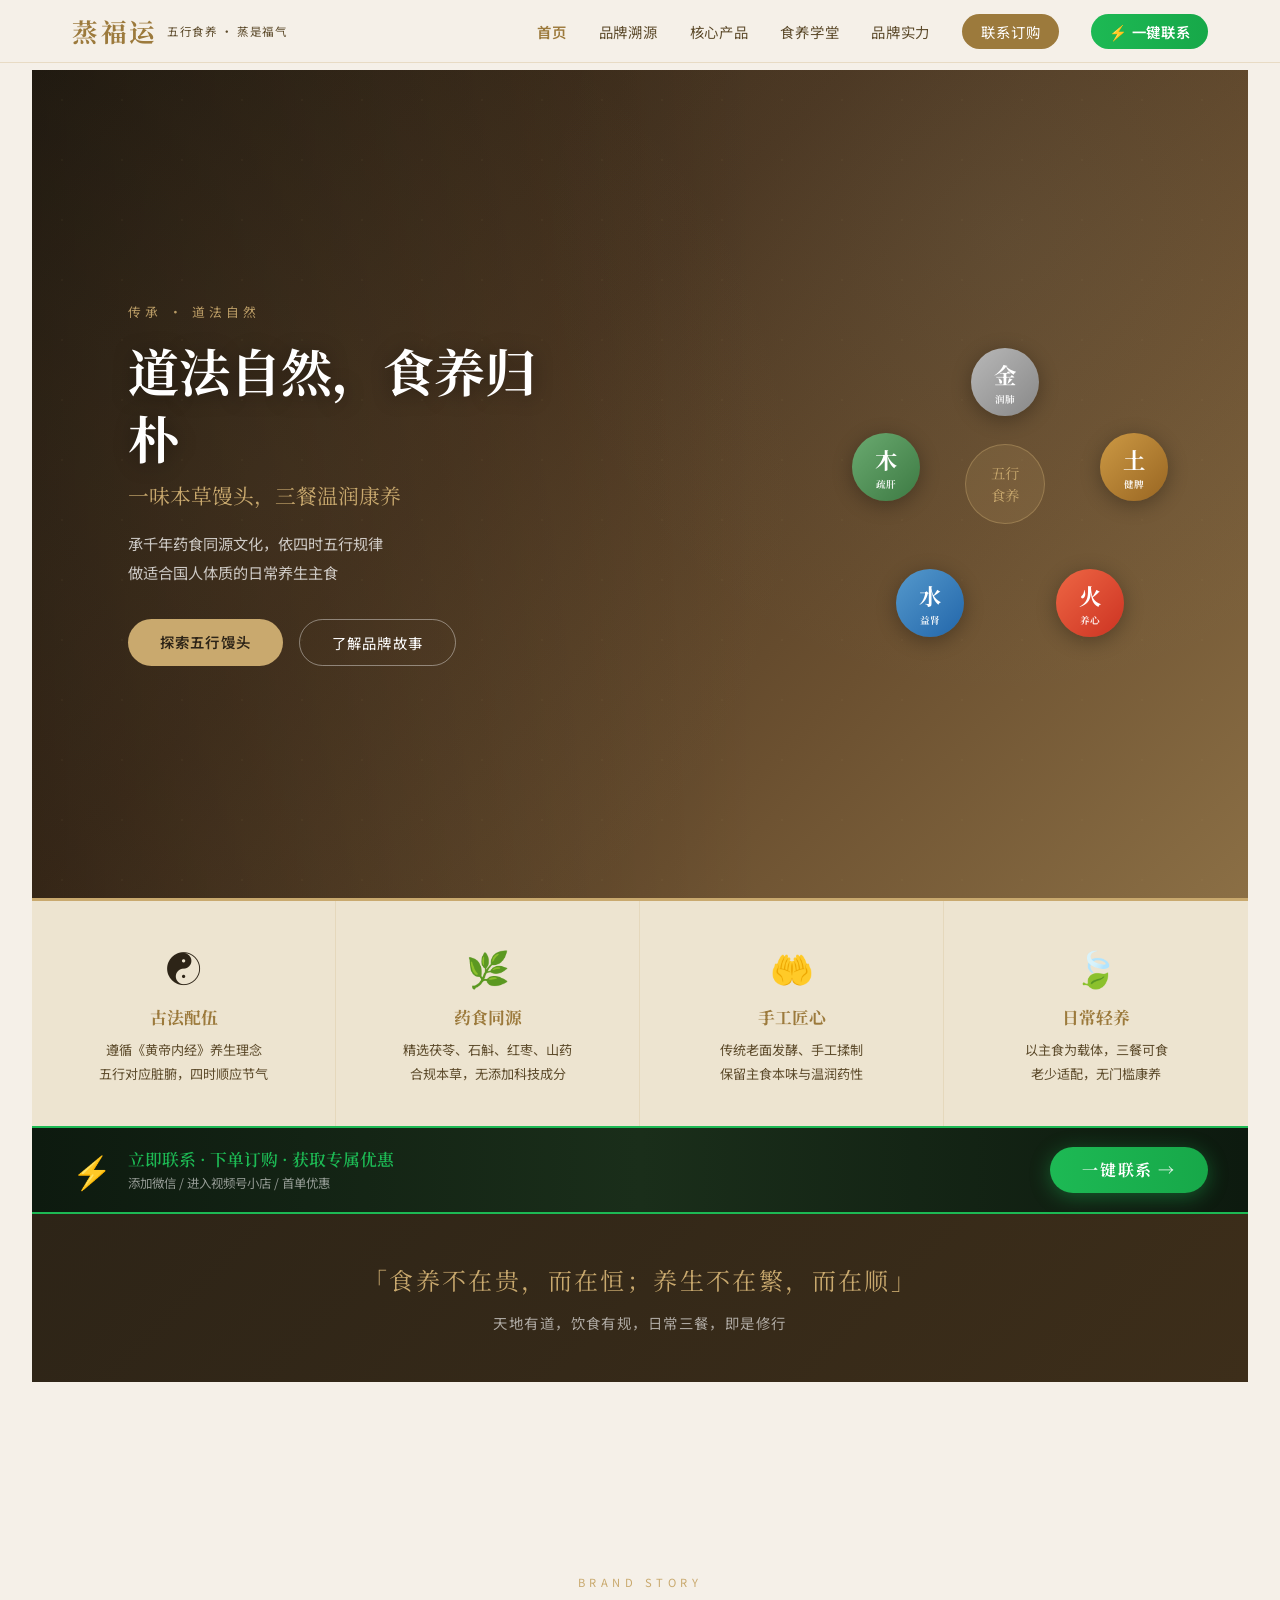
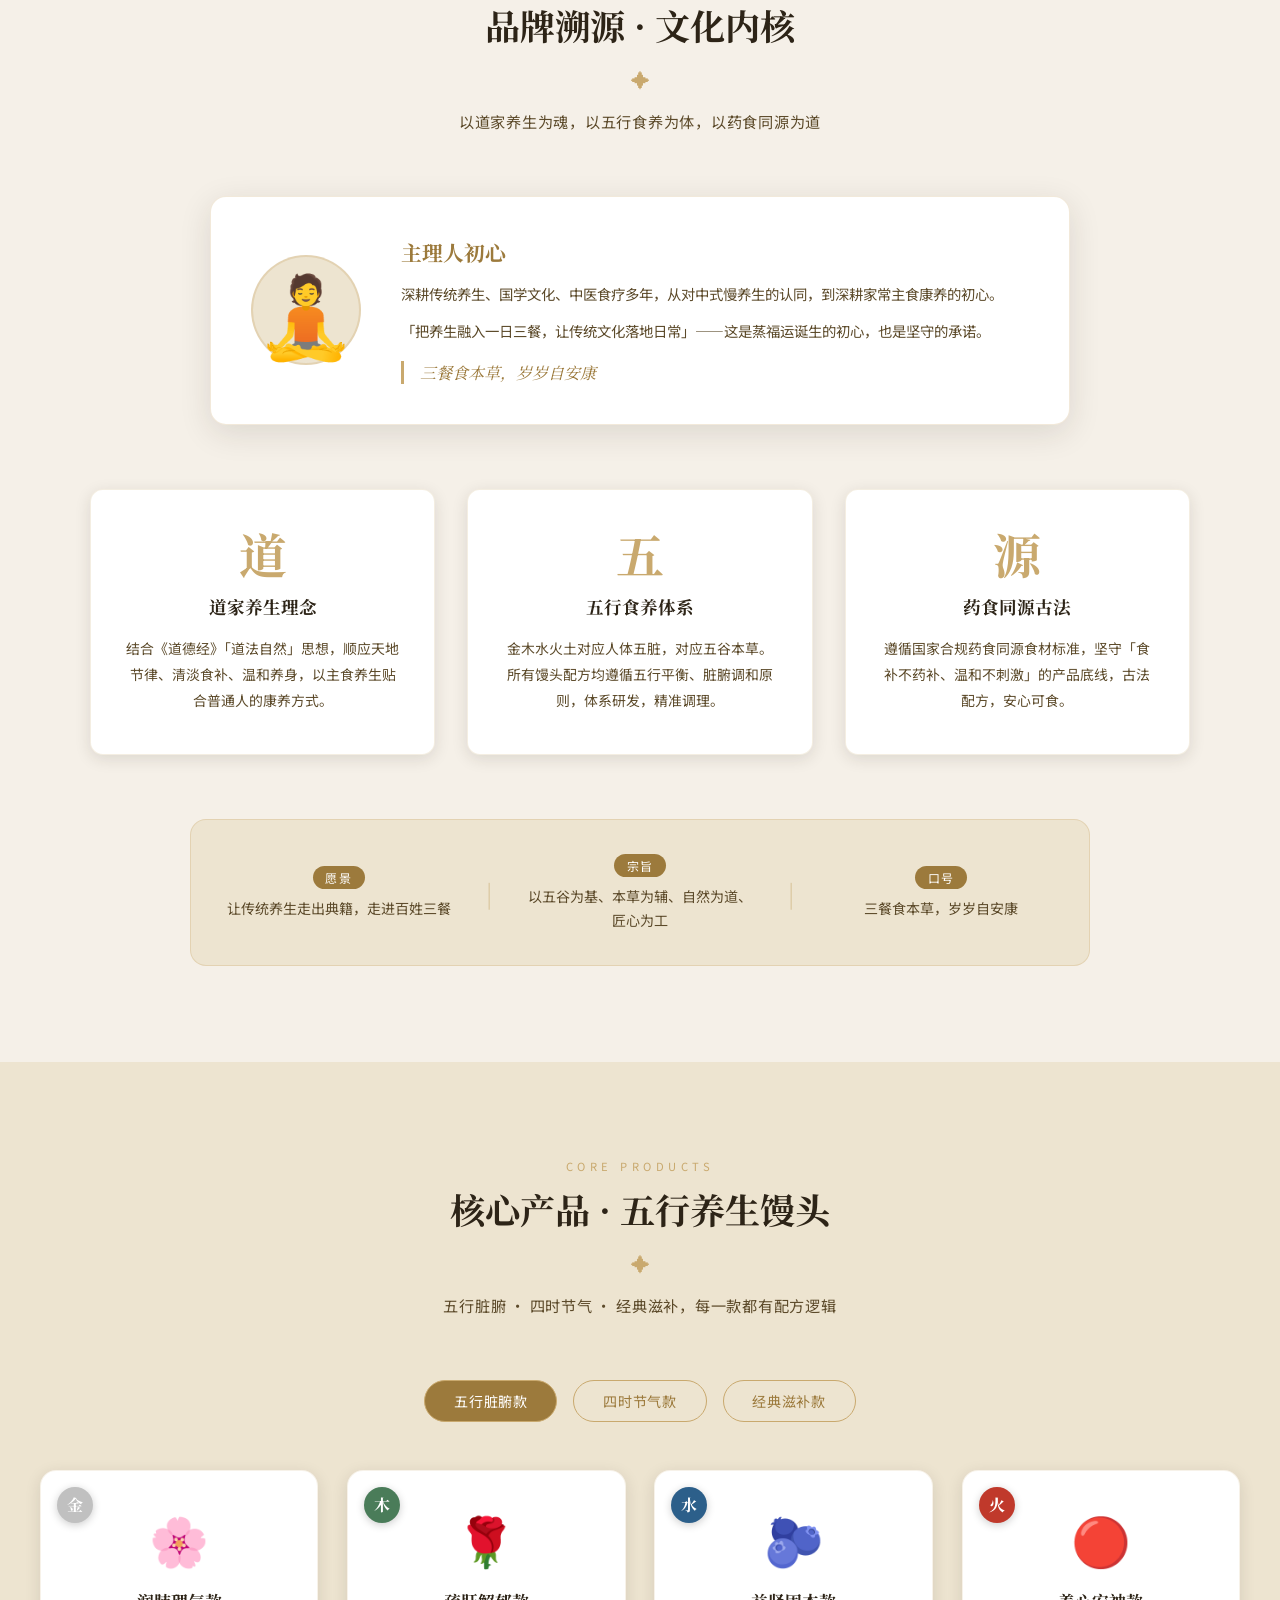
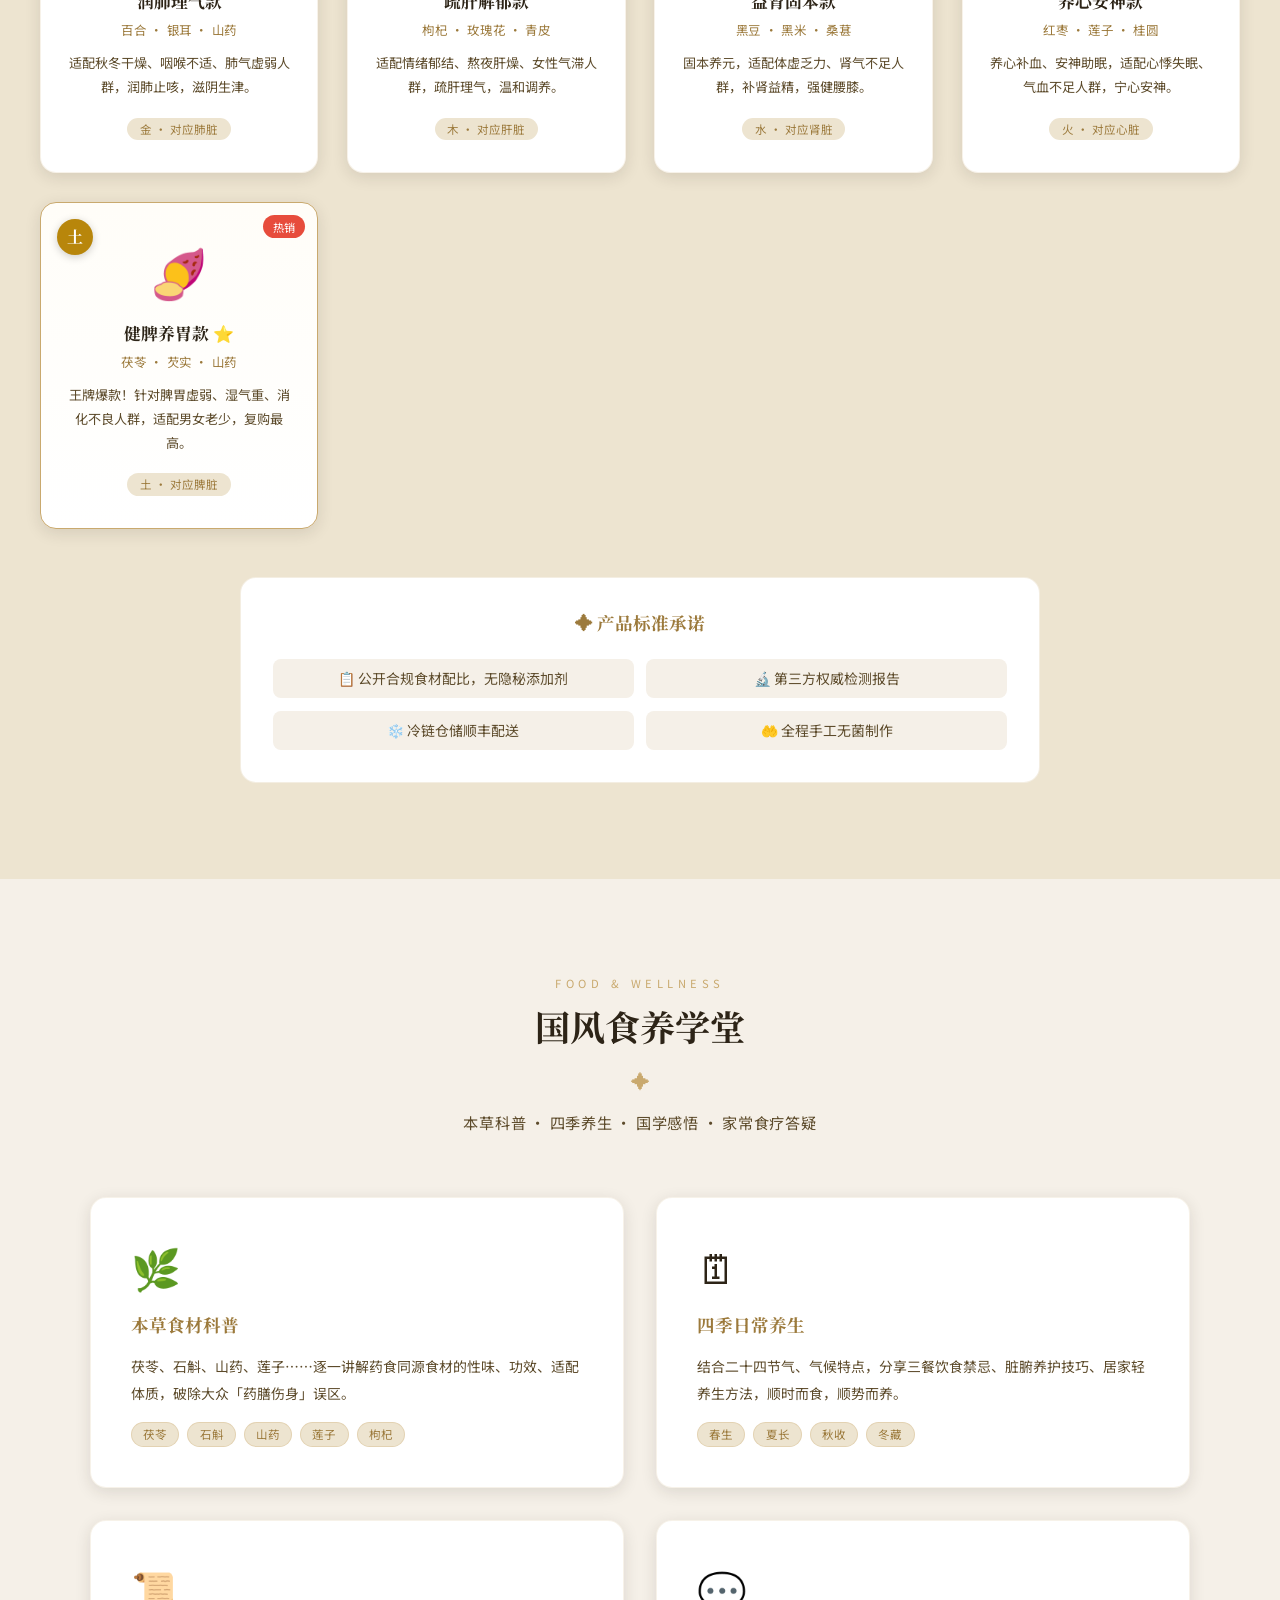
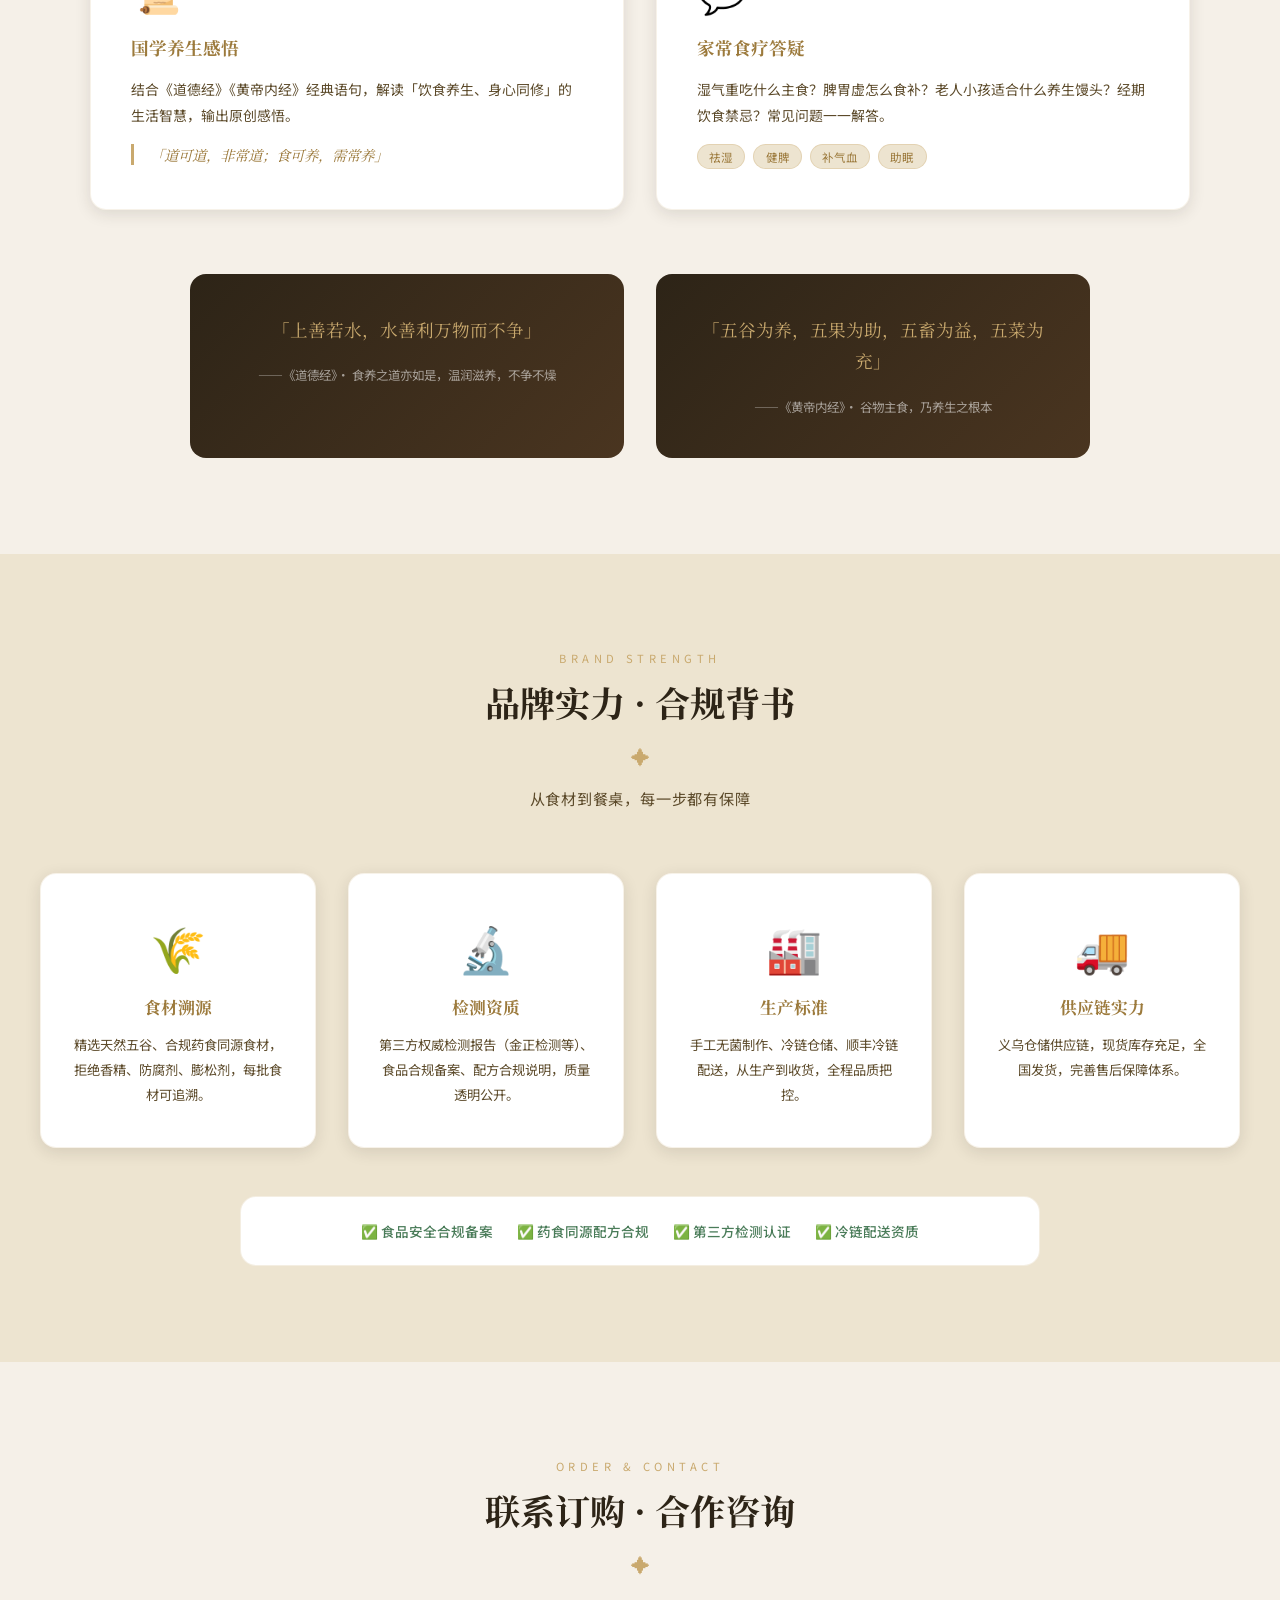
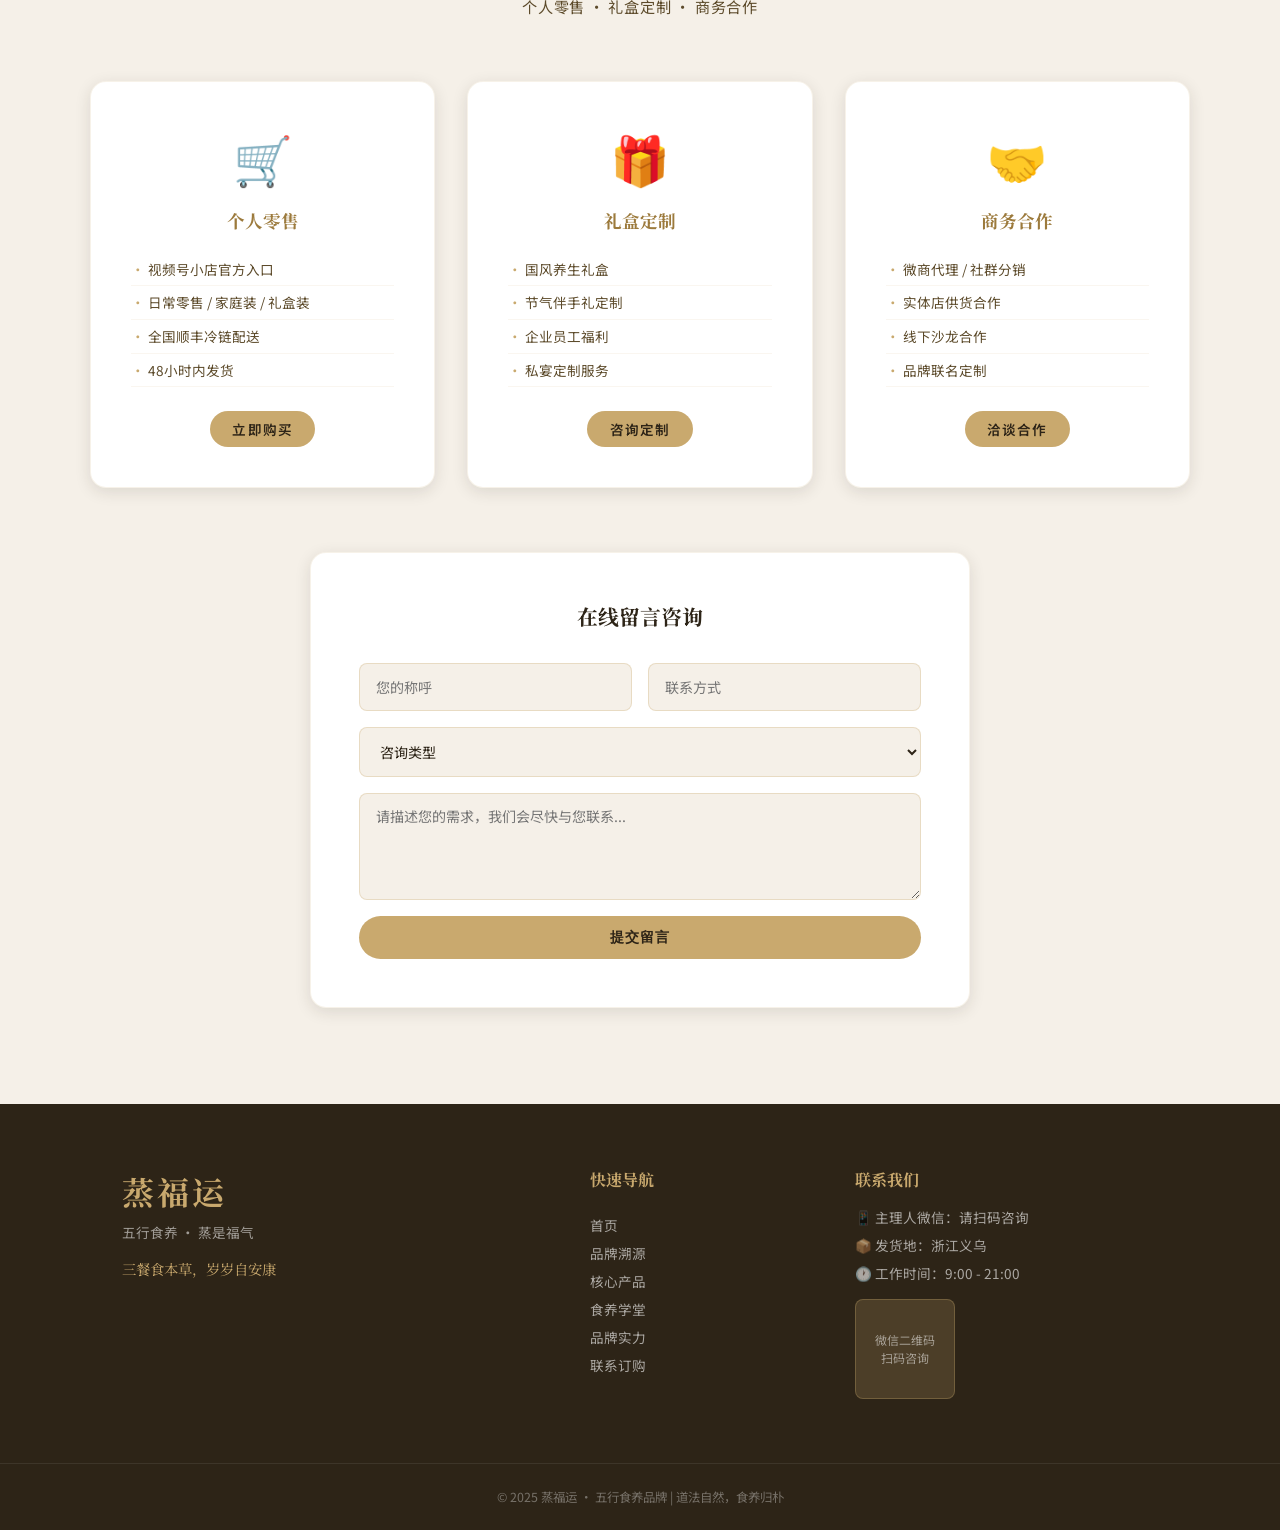
<file: index.html>
<!DOCTYPE html>
<html lang="zh-CN">
<head>
<meta charset="UTF-8">
<meta name="viewport" content="width=device-width, initial-scale=1.0">
<title>蒸福运 · 五行食养 蒸是福气</title>
<link rel="preconnect" href="https://fonts.googleapis.com">
<link href="https://fonts.googleapis.com/css2?family=Noto+Serif+SC:wght@400;600;700&family=Noto+Sans+SC:wght@300;400;500&display=swap" rel="stylesheet">
<link rel="stylesheet" href="style.css">
</head>
<body>

<!-- 导航栏 -->
<nav id="navbar">
  <div class="nav-inner">
    <a href="#home" class="logo">
      <span class="logo-zh">蒸福运</span>
      <span class="logo-sub">五行食养 · 蒸是福气</span>
    </a>
    <button class="menu-toggle" id="menuToggle">☰</button>
    <ul class="nav-links" id="navLinks">
      <li><a href="#home">首页</a></li>
      <li><a href="#culture">品牌溯源</a></li>
      <li><a href="#products">核心产品</a></li>
      <li><a href="#academy">食养学堂</a></li>
      <li><a href="#trust">品牌实力</a></li>
      <li><a href="#contact" class="nav-cta">联系订购</a></li>
      <li><a href="links.html" class="nav-links-jump" target="_blank">⚡ 一键联系</a></li>
    </ul>
  </div>
</nav>

<!-- 第一板块：首页 -->
<section id="home">
  <div class="hero-bg">
    <div class="hero-overlay"></div>
    <div class="hero-content">
      <p class="hero-pre">传承 · 道法自然</p>
      <h1 class="hero-title">道法自然，食养归朴</h1>
      <h2 class="hero-sub">一味本草馒头，三餐温润康养</h2>
      <p class="hero-desc">承千年药食同源文化，依四时五行规律<br>做适合国人体质的日常养生主食</p>
      <div class="hero-btns">
        <a href="#products" class="btn-primary">探索五行馒头</a>
        <a href="#culture" class="btn-outline">了解品牌故事</a>
      </div>
    </div>
    <div class="hero-decor">
      <div class="wuxing-circle">
        <div class="wx-item wx-jin">金<span>润肺</span></div>
        <div class="wx-item wx-mu">木<span>疏肝</span></div>
        <div class="wx-item wx-shui">水<span>益肾</span></div>
        <div class="wx-item wx-huo">火<span>养心</span></div>
        <div class="wx-item wx-tu">土<span>健脾</span></div>
        <div class="wx-center">五行<br>食养</div>
      </div>
    </div>
  </div>

  <!-- 四大优势 -->
  <div class="advantages">
    <div class="adv-item">
      <div class="adv-icon">☯</div>
      <h3>古法配伍</h3>
      <p>遵循《黄帝内经》养生理念<br>五行对应脏腑，四时顺应节气</p>
    </div>
    <div class="adv-item">
      <div class="adv-icon">🌿</div>
      <h3>药食同源</h3>
      <p>精选茯苓、石斛、红枣、山药<br>合规本草，无添加科技成分</p>
    </div>
    <div class="adv-item">
      <div class="adv-icon">🤲</div>
      <h3>手工匠心</h3>
      <p>传统老面发酵、手工揉制<br>保留主食本味与温润药性</p>
    </div>
    <div class="adv-item">
      <div class="adv-icon">🍃</div>
      <h3>日常轻养</h3>
      <p>以主食为载体，三餐可食<br>老少适配，无门槛康养</p>
    </div>
  </div>

  <!-- 一键联系横幅 -->
  <div class="links-banner">
    <div class="links-banner-inner">
      <div class="lb-left">
        <span class="lb-icon">⚡</span>
        <div>
          <p class="lb-title">立即联系 · 下单订购 · 获取专属优惠</p>
          <p class="lb-sub">添加微信 / 进入视频号小店 / 首单优惠</p>
        </div>
      </div>
      <a href="links.html" target="_blank" class="lb-btn">一键联系 →</a>
    </div>
  </div>

  <!-- 文化短句 -->
  <div class="quote-band">
    <p>「食养不在贵，而在恒；养生不在繁，而在顺」</p>
    <span>天地有道，饮食有规，日常三餐，即是修行</span>
  </div>
</section>

<!-- 第二板块：品牌溯源 -->
<section id="culture">
  <div class="section-header">
    <p class="section-pre">BRAND STORY</p>
    <h2>品牌溯源 · 文化内核</h2>
    <div class="divider"><span>✦</span></div>
    <p class="section-desc">以道家养生为魂，以五行食养为体，以药食同源为道</p>
  </div>

  <div class="culture-master">
    <div class="master-card">
      <div class="master-avatar">🧘</div>
      <div class="master-text">
        <h3>主理人初心</h3>
        <p>深耕传统养生、国学文化、中医食疗多年，从对中式慢养生的认同，到深耕家常主食康养的初心。</p>
        <p>「把养生融入一日三餐，让传统文化落地日常」——这是蒸福运诞生的初心，也是坚守的承诺。</p>
        <blockquote>三餐食本草，岁岁自安康</blockquote>
      </div>
    </div>
  </div>

  <div class="culture-pillars">
    <div class="pillar-card">
      <div class="pillar-num">道</div>
      <h3>道家养生理念</h3>
      <p>结合《道德经》「道法自然」思想，顺应天地节律、清淡食补、温和养身，以主食养生贴合普通人的康养方式。</p>
    </div>
    <div class="pillar-card">
      <div class="pillar-num">五</div>
      <h3>五行食养体系</h3>
      <p>金木水火土对应人体五脏，对应五谷本草。所有馒头配方均遵循五行平衡、脏腑调和原则，体系研发，精准调理。</p>
    </div>
    <div class="pillar-card">
      <div class="pillar-num">源</div>
      <h3>药食同源古法</h3>
      <p>遵循国家合规药食同源食材标准，坚守「食补不药补、温和不刺激」的产品底线，古法配方，安心可食。</p>
    </div>
  </div>

  <div class="brand-vision">
    <div class="vision-item"><span class="v-label">愿景</span><p>让传统养生走出典籍，走进百姓三餐</p></div>
    <div class="vision-sep">|</div>
    <div class="vision-item"><span class="v-label">宗旨</span><p>以五谷为基、本草为辅、自然为道、匠心为工</p></div>
    <div class="vision-sep">|</div>
    <div class="vision-item"><span class="v-label">口号</span><p>三餐食本草，岁岁自安康</p></div>
  </div>
</section>

<!-- 第三板块：核心产品 -->
<section id="products">
  <div class="section-header light">
    <p class="section-pre">CORE PRODUCTS</p>
    <h2>核心产品 · 五行养生馒头</h2>
    <div class="divider"><span>✦</span></div>
    <p class="section-desc">五行脏腑 · 四时节气 · 经典滋补，每一款都有配方逻辑</p>
  </div>

  <div class="product-tabs">
    <button class="tab-btn active" onclick="switchTab('wuxing')">五行脏腑款</button>
    <button class="tab-btn" onclick="switchTab('sishi')">四时节气款</button>
    <button class="tab-btn" onclick="switchTab('classic')">经典滋补款</button>
  </div>

  <!-- 五行款 -->
  <div id="tab-wuxing" class="tab-content active">
    <div class="products-grid">
      <div class="product-card">
        <div class="prod-badge" style="background:#C0C0C0">金</div>
        <div class="prod-emoji">🌸</div>
        <h3>润肺理气款</h3>
        <div class="prod-ingredients">百合 · 银耳 · 山药</div>
        <p class="prod-desc">适配秋冬干燥、咽喉不适、肺气虚弱人群，润肺止咳，滋阴生津。</p>
        <div class="prod-tag">金 · 对应肺脏</div>
      </div>
      <div class="product-card">
        <div class="prod-badge" style="background:#4a7c59">木</div>
        <div class="prod-emoji">🌹</div>
        <h3>疏肝解郁款</h3>
        <div class="prod-ingredients">枸杞 · 玫瑰花 · 青皮</div>
        <p class="prod-desc">适配情绪郁结、熬夜肝燥、女性气滞人群，疏肝理气，温和调养。</p>
        <div class="prod-tag">木 · 对应肝脏</div>
      </div>
      <div class="product-card">
        <div class="prod-badge" style="background:#2c5f8a">水</div>
        <div class="prod-emoji">🫐</div>
        <h3>益肾固本款</h3>
        <div class="prod-ingredients">黑豆 · 黑米 · 桑葚</div>
        <p class="prod-desc">固本养元，适配体虚乏力、肾气不足人群，补肾益精，强健腰膝。</p>
        <div class="prod-tag">水 · 对应肾脏</div>
      </div>
      <div class="product-card">
        <div class="prod-badge" style="background:#c0392b">火</div>
        <div class="prod-emoji">🔴</div>
        <h3>养心安神款</h3>
        <div class="prod-ingredients">红枣 · 莲子 · 桂圆</div>
        <p class="prod-desc">养心补血、安神助眠，适配心悸失眠、气血不足人群，宁心安神。</p>
        <div class="prod-tag">火 · 对应心脏</div>
      </div>
      <div class="product-card featured">
        <div class="prod-badge" style="background:#b8860b">土</div>
        <div class="prod-emoji">🍠</div>
        <h3>健脾养胃款 ⭐</h3>
        <div class="prod-ingredients">茯苓 · 芡实 · 山药</div>
        <p class="prod-desc">王牌爆款！针对脾胃虚弱、湿气重、消化不良人群，适配男女老少，复购最高。</p>
        <div class="prod-tag">土 · 对应脾脏</div>
        <div class="prod-hot">热销</div>
      </div>
    </div>
  </div>

  <!-- 四时款 -->
  <div id="tab-sishi" class="tab-content">
    <div class="products-grid">
      <div class="product-card season spring">
        <div class="season-icon">🌱</div>
        <h3>春季款</h3>
        <p class="prod-desc">疏肝祛湿、升发阳气配方，顺应春季生发之气，助力肝木舒达。</p>
        <div class="prod-tag">立春 · 春分 · 清明</div>
      </div>
      <div class="product-card season summer">
        <div class="season-icon">☀️</div>
        <h3>夏季款</h3>
        <p class="prod-desc">清热健脾、清心解暑配方，对应夏季心火旺盛，清心火祛湿热。</p>
        <div class="prod-tag">立夏 · 夏至 · 大暑</div>
      </div>
      <div class="product-card season autumn">
        <div class="season-icon">🍂</div>
        <h3>秋季款</h3>
        <p class="prod-desc">润肺生津、滋阴润燥配方，对应秋季燥邪当令，养肺阴润咽喉。</p>
        <div class="prod-tag">立秋 · 秋分 · 寒露</div>
      </div>
      <div class="product-card season winter">
        <div class="season-icon">❄️</div>
        <h3>冬季款</h3>
        <p class="prod-desc">温补固本、御寒养元配方，顺应冬季封藏之气，补肾阳固元气。</p>
        <div class="prod-tag">立冬 · 冬至 · 大寒</div>
      </div>
    </div>
  </div>

  <!-- 经典款 -->
  <div id="tab-classic" class="tab-content">
    <div class="products-grid">
      <div class="product-card">
        <div class="prod-emoji">🥛</div>
        <h3>牛奶馒头</h3>
        <p class="prod-desc">醇香软糯，补钙健骨，老人小孩皆宜，日常早餐首选。</p>
      </div>
      <div class="product-card">
        <div class="prod-emoji">🍬</div>
        <h3>红糖馒头</h3>
        <p class="prod-desc">温中暖胃，补气养血，尤适女性经期前后及气血不足人群。</p>
      </div>
      <div class="product-card">
        <div class="prod-emoji">🌾</div>
        <h3>杂粮粗粮馒头</h3>
        <p class="prod-desc">多种粗粮复配，控糖降脂，膳食纤维丰富，适配现代健康饮食。</p>
      </div>
      <div class="product-card">
        <div class="prod-emoji">🫙</div>
        <h3>芝麻核桃馒头</h3>
        <p class="prod-desc">益智补脑，乌发养颜，健脑益肾，学生老人的滋补好选择。</p>
      </div>
    </div>
  </div>

  <div class="product-standard">
    <h3>✦ 产品标准承诺</h3>
    <div class="standard-grid">
      <div>📋 公开合规食材配比，无隐秘添加剂</div>
      <div>🔬 第三方权威检测报告</div>
      <div>❄️ 冷链仓储顺丰配送</div>
      <div>🤲 全程手工无菌制作</div>
    </div>
  </div>
</section>

<!-- 第四板块：食养学堂 -->
<section id="academy">
  <div class="section-header">
    <p class="section-pre">FOOD & WELLNESS</p>
    <h2>国风食养学堂</h2>
    <div class="divider"><span>✦</span></div>
    <p class="section-desc">本草科普 · 四季养生 · 国学感悟 · 家常食疗答疑</p>
  </div>

  <div class="academy-grid">
    <div class="academy-card">
      <div class="aca-icon">🌿</div>
      <h3>本草食材科普</h3>
      <p>茯苓、石斛、山药、莲子……逐一讲解药食同源食材的性味、功效、适配体质，破除大众「药膳伤身」误区。</p>
      <div class="aca-tags"><span>茯苓</span><span>石斛</span><span>山药</span><span>莲子</span><span>枸杞</span></div>
    </div>
    <div class="academy-card">
      <div class="aca-icon">🗓</div>
      <h3>四季日常养生</h3>
      <p>结合二十四节气、气候特点，分享三餐饮食禁忌、脏腑养护技巧、居家轻养生方法，顺时而食，顺势而养。</p>
      <div class="aca-tags"><span>春生</span><span>夏长</span><span>秋收</span><span>冬藏</span></div>
    </div>
    <div class="academy-card">
      <div class="aca-icon">📜</div>
      <h3>国学养生感悟</h3>
      <p>结合《道德经》《黄帝内经》经典语句，解读「饮食养生、身心同修」的生活智慧，输出原创感悟。</p>
      <blockquote class="aca-quote">「道可道，非常道；食可养，需常养」</blockquote>
    </div>
    <div class="academy-card">
      <div class="aca-icon">💬</div>
      <h3>家常食疗答疑</h3>
      <p>湿气重吃什么主食？脾胃虚怎么食补？老人小孩适合什么养生馒头？经期饮食禁忌？常见问题一一解答。</p>
      <div class="aca-tags"><span>祛湿</span><span>健脾</span><span>补气血</span><span>助眠</span></div>
    </div>
  </div>

  <div class="classic-quotes">
    <div class="cq-item">
      <p>「上善若水，水善利万物而不争」</p>
      <span>——《道德经》· 食养之道亦如是，温润滋养，不争不燥</span>
    </div>
    <div class="cq-item">
      <p>「五谷为养，五果为助，五畜为益，五菜为充」</p>
      <span>——《黄帝内经》· 谷物主食，乃养生之根本</span>
    </div>
  </div>
</section>

<!-- 第五板块：品牌实力 -->
<section id="trust">
  <div class="section-header light">
    <p class="section-pre">BRAND STRENGTH</p>
    <h2>品牌实力 · 合规背书</h2>
    <div class="divider"><span>✦</span></div>
    <p class="section-desc">从食材到餐桌，每一步都有保障</p>
  </div>

  <div class="trust-grid">
    <div class="trust-card">
      <div class="trust-icon">🌾</div>
      <h3>食材溯源</h3>
      <p>精选天然五谷、合规药食同源食材，拒绝香精、防腐剂、膨松剂，每批食材可追溯。</p>
    </div>
    <div class="trust-card">
      <div class="trust-icon">🔬</div>
      <h3>检测资质</h3>
      <p>第三方权威检测报告（金正检测等）、食品合规备案、配方合规说明，质量透明公开。</p>
    </div>
    <div class="trust-card">
      <div class="trust-icon">🏭</div>
      <h3>生产标准</h3>
      <p>手工无菌制作、冷链仓储、顺丰冷链配送，从生产到收货，全程品质把控。</p>
    </div>
    <div class="trust-card">
      <div class="trust-icon">🚚</div>
      <h3>供应链实力</h3>
      <p>义乌仓储供应链，现货库存充足，全国发货，完善售后保障体系。</p>
    </div>
  </div>

  <div class="cert-bar">
    <div class="cert-item">✅ 食品安全合规备案</div>
    <div class="cert-item">✅ 药食同源配方合规</div>
    <div class="cert-item">✅ 第三方检测认证</div>
    <div class="cert-item">✅ 冷链配送资质</div>
  </div>
</section>

<!-- 第六板块：联系订购 -->
<section id="contact">
  <div class="section-header">
    <p class="section-pre">ORDER & CONTACT</p>
    <h2>联系订购 · 合作咨询</h2>
    <div class="divider"><span>✦</span></div>
    <p class="section-desc">个人零售 · 礼盒定制 · 商务合作</p>
  </div>

  <div class="contact-grid">
    <div class="contact-card">
      <div class="cc-icon">🛒</div>
      <h3>个人零售</h3>
      <ul>
        <li>视频号小店官方入口</li>
        <li>日常零售 / 家庭装 / 礼盒装</li>
        <li>全国顺丰冷链配送</li>
        <li>48小时内发货</li>
      </ul>
      <a href="#" class="btn-primary small">立即购买</a>
    </div>
    <div class="contact-card">
      <div class="cc-icon">🎁</div>
      <h3>礼盒定制</h3>
      <ul>
        <li>国风养生礼盒</li>
        <li>节气伴手礼定制</li>
        <li>企业员工福利</li>
        <li>私宴定制服务</li>
      </ul>
      <a href="#" class="btn-primary small">咨询定制</a>
    </div>
    <div class="contact-card">
      <div class="cc-icon">🤝</div>
      <h3>商务合作</h3>
      <ul>
        <li>微商代理 / 社群分销</li>
        <li>实体店供货合作</li>
        <li>线下沙龙合作</li>
        <li>品牌联名定制</li>
      </ul>
      <a href="#" class="btn-primary small">洽谈合作</a>
    </div>
  </div>

  <div class="contact-form-area">
    <h3>在线留言咨询</h3>
    <form class="contact-form" onsubmit="submitForm(event)">
      <div class="form-row">
        <input type="text" placeholder="您的称呼" required>
        <input type="tel" placeholder="联系方式">
      </div>
      <select>
        <option value="">咨询类型</option>
        <option>个人购买</option>
        <option>礼盒定制</option>
        <option>商务合作</option>
        <option>产品咨询</option>
      </select>
      <textarea placeholder="请描述您的需求，我们会尽快与您联系..." rows="4"></textarea>
      <button type="submit" class="btn-primary">提交留言</button>
    </form>
    <div id="form-success" class="form-success" style="display:none">✅ 留言已提交！我们将在24小时内联系您。</div>
  </div>
</section>

<!-- 页脚 -->
<footer>
  <div class="footer-inner">
    <div class="footer-brand">
      <div class="logo-zh" style="font-size:2rem;color:#c9a96e">蒸福运</div>
      <p>五行食养 · 蒸是福气</p>
      <p class="footer-motto">三餐食本草，岁岁自安康</p>
    </div>
    <div class="footer-links">
      <h4>快速导航</h4>
      <a href="#home">首页</a>
      <a href="#culture">品牌溯源</a>
      <a href="#products">核心产品</a>
      <a href="#academy">食养学堂</a>
      <a href="#trust">品牌实力</a>
      <a href="#contact">联系订购</a>
    </div>
    <div class="footer-contact">
      <h4>联系我们</h4>
      <p>📱 主理人微信：请扫码咨询</p>
      <p>📦 发货地：浙江义乌</p>
      <p>🕐 工作时间：9:00 - 21:00</p>
      <div class="qr-placeholder">微信二维码<br>扫码咨询</div>
    </div>
  </div>
  <div class="footer-bottom">
    <p>© 2025 蒸福运 · 五行食养品牌 | 道法自然，食养归朴</p>
  </div>
</footer>

<script src="app.js"></script>
</body>
</html>
</file>
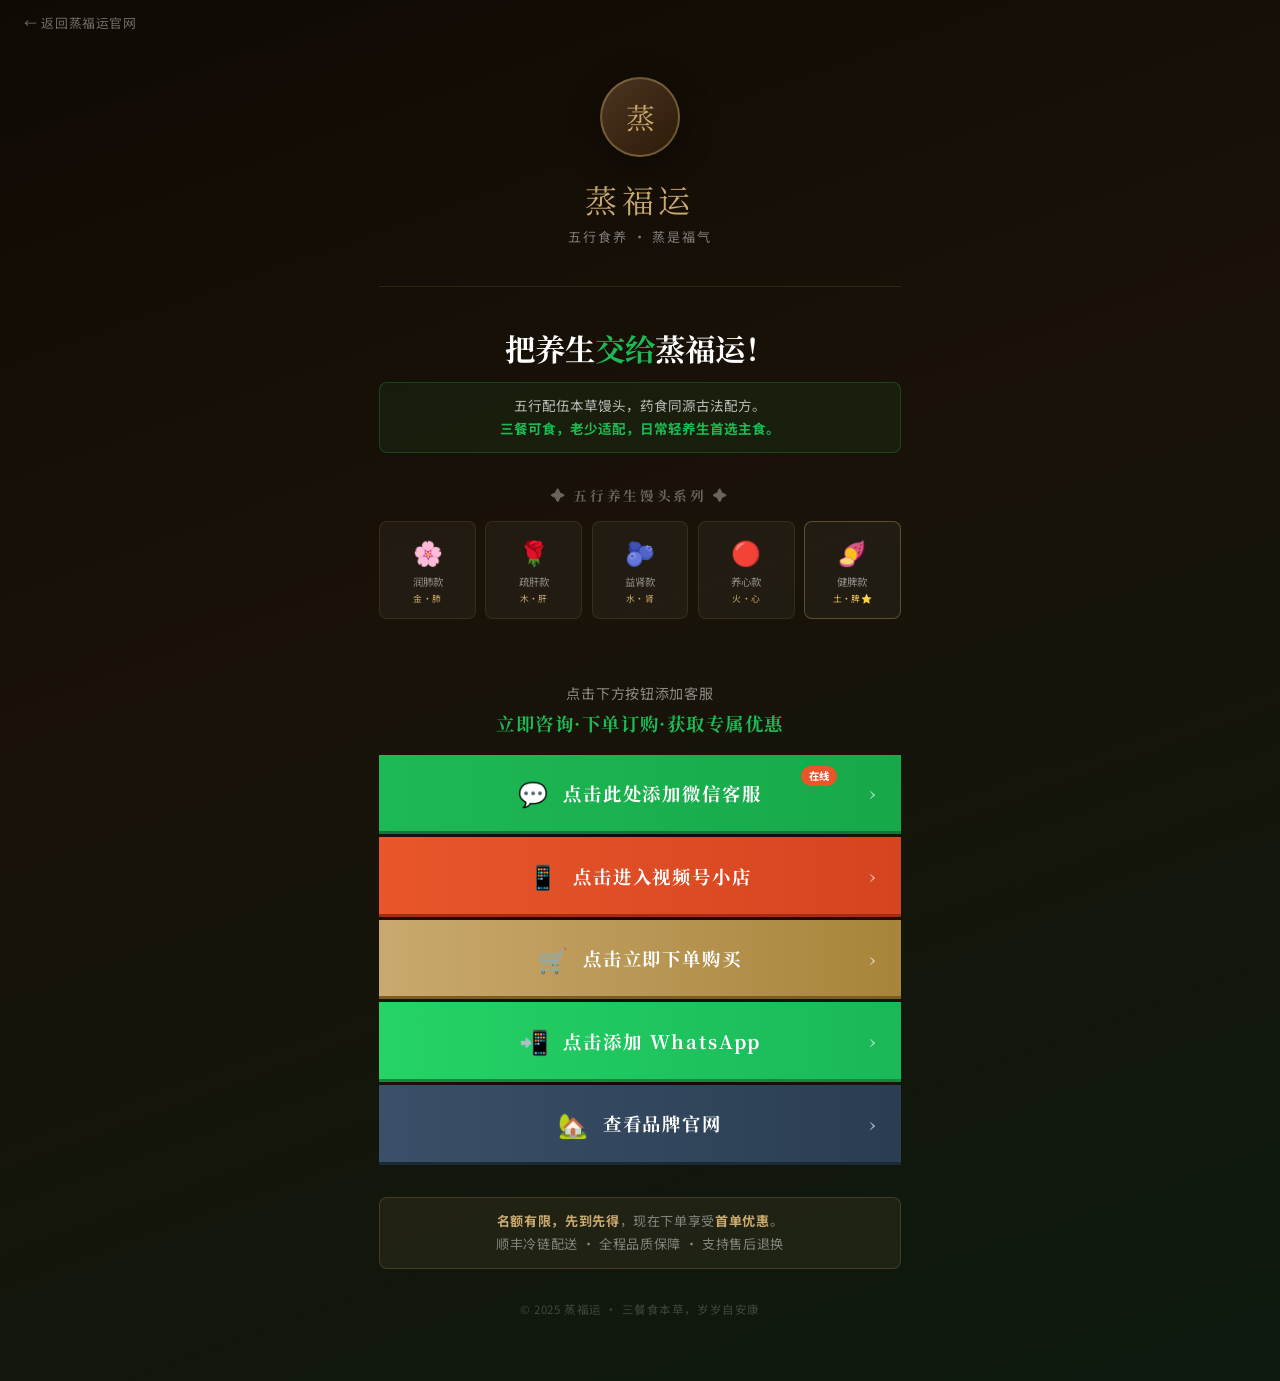
<file: links.html>
<!DOCTYPE html>
<html lang="zh-CN">
<head>
<meta charset="UTF-8">
<meta name="viewport" content="width=device-width, initial-scale=1.0">
<title>蒸福运 · 一键联系 | 五行食养 蒸是福气</title>
<link rel="preconnect" href="https://fonts.googleapis.com">
<link href="https://fonts.googleapis.com/css2?family=Noto+Serif+SC:wght@400;600;700&family=Noto+Sans+SC:wght@300;400;500&display=swap" rel="stylesheet">
<style>
:root {
  --ink: #1a1208;
  --ink2: #2d2417;
  --tea: #c9a96e;
  --tea2: #d4b878;
  --cream: #f5f0e8;
  --green1: #1db954;
  --green2: #17a849;
  --green3: #128a3a;
  --font-serif: 'Noto Serif SC', 'SimSun', serif;
  --font-sans: 'Noto Sans SC', 'Microsoft YaHei', sans-serif;
}
* { margin: 0; padding: 0; box-sizing: border-box; }
html { scroll-behavior: smooth; }
body {
  font-family: var(--font-sans);
  background: linear-gradient(160deg, #0f0a04 0%, #1a1208 40%, #0d1a0f 100%);
  min-height: 100vh; color: #fff;
  display: flex; flex-direction: column; align-items: center;
}

/* 顶部返回 */
.back-bar {
  width: 100%; padding: 0.8rem 1.5rem;
  display: flex; align-items: center;
}
.back-bar a {
  color: rgba(255,255,255,0.4); text-decoration: none;
  font-size: 0.8rem; letter-spacing: 0.05em;
  transition: color 0.2s;
}
.back-bar a:hover { color: var(--tea); }

/* 主容器 */
.container {
  width: 100%; max-width: 560px;
  padding: 0 1.2rem 3rem;
  display: flex; flex-direction: column; align-items: center;
}

/* 品牌头部 */
.brand-head {
  text-align: center; padding: 2rem 0 2.5rem;
  border-bottom: 1px solid rgba(201,169,110,0.15);
  width: 100%; margin-bottom: 2.5rem;
}
.brand-logo {
  width: 80px; height: 80px; border-radius: 50%;
  background: linear-gradient(135deg, #4a3520, #2d1a08);
  border: 2px solid rgba(201,169,110,0.4);
  display: flex; align-items: center; justify-content: center;
  font-family: var(--font-serif); font-size: 1.8rem; color: var(--tea);
  margin: 0 auto 1.2rem;
  box-shadow: 0 8px 32px rgba(0,0,0,0.4);
}
.brand-name {
  font-family: var(--font-serif); font-size: 2rem;
  color: var(--tea); letter-spacing: 0.15em; margin-bottom: 0.3rem;
}
.brand-slogan {
  font-size: 0.82rem; color: rgba(255,255,255,0.45);
  letter-spacing: 0.15em;
}

/* 标题区 */
.hero-title {
  text-align: center; margin-bottom: 2rem; width: 100%;
}
.hero-title h1 {
  font-family: var(--font-serif); font-size: 1.9rem; font-weight: 700;
  color: #fff; margin-bottom: 0.8rem; line-height: 1.4;
}
.hero-title h1 em {
  color: var(--green1); font-style: normal;
}
.tip-box {
  background: rgba(29,185,84,0.08);
  border: 1px solid rgba(29,185,84,0.25);
  border-radius: 0.5rem; padding: 0.7rem 1.2rem;
  font-size: 0.85rem; color: rgba(255,255,255,0.7);
  line-height: 1.7; text-align: center;
}
.tip-box strong { color: var(--green1); }

/* 引导文字 */
.guide-text {
  text-align: center; margin: 2rem 0 1.2rem; width: 100%;
}
.guide-text p {
  font-size: 0.88rem; color: rgba(255,255,255,0.5);
  letter-spacing: 0.05em; margin-bottom: 0.4rem;
}
.guide-text strong {
  font-family: var(--font-serif); font-size: 1.15rem;
  color: var(--green1); letter-spacing: 0.08em;
}

/* 按钮组 */
.btn-group { width: 100%; display: flex; flex-direction: column; gap: 0; margin-bottom: 2rem; }

.jump-btn {
  display: flex; align-items: center; justify-content: center; gap: 0.8rem;
  width: 100%; padding: 1.3rem 1.5rem;
  font-family: var(--font-serif); font-size: 1.15rem; font-weight: 700;
  letter-spacing: 0.1em; color: #fff; text-decoration: none;
  border: none; cursor: pointer;
  transition: filter 0.2s, transform 0.15s;
  position: relative; overflow: hidden;
}
.jump-btn:active { transform: scale(0.98); }
.jump-btn:hover { filter: brightness(1.12); }
.jump-btn .btn-icon { font-size: 1.5rem; }
.jump-btn .btn-arrow {
  position: absolute; right: 1.5rem;
  font-size: 1.1rem; opacity: 0.6;
}

/* 按钮颜色 */
.btn-wechat {
  background: linear-gradient(90deg, #1db954 0%, #17a849 100%);
  border-bottom: 3px solid #0e7a34;
}
.btn-wechat:hover { background: linear-gradient(90deg, #22d060, #1db954); }

.btn-video {
  background: linear-gradient(90deg, #e8562a 0%, #d44420 100%);
  border-bottom: 3px solid #a32d10;
}
.btn-video:hover { background: linear-gradient(90deg, #f06030, #e8562a); }

.btn-shop {
  background: linear-gradient(90deg, #c9a96e 0%, #a8843a 100%);
  border-bottom: 3px solid #7a5e20;
}
.btn-shop:hover { background: linear-gradient(90deg, #d4b878, #c9a96e); }

.btn-whatsapp {
  background: linear-gradient(90deg, #25d366 0%, #1ab858 100%);
  border-bottom: 3px solid #128a3a;
}
.btn-whatsapp:hover { background: linear-gradient(90deg, #2ae070, #25d366); }

.btn-home {
  background: linear-gradient(90deg, #3a5068 0%, #2a3d52 100%);
  border-bottom: 3px solid #1a2a38;
}
.btn-home:hover { background: linear-gradient(90deg, #4a6280, #3a5068); }

/* 分隔线 */
.sep {
  width: 100%; height: 3px;
  background: linear-gradient(90deg, transparent, rgba(0,0,0,0.4), transparent);
}

/* 底部提示 */
.footer-tip {
  width: 100%; text-align: center;
  background: rgba(201,169,110,0.08);
  border: 1px solid rgba(201,169,110,0.2);
  border-radius: 0.5rem; padding: 0.8rem 1.2rem;
  font-size: 0.82rem; color: rgba(255,255,255,0.45);
  letter-spacing: 0.05em; line-height: 1.7;
  margin-bottom: 2rem;
}
.footer-tip strong { color: var(--tea); }

/* 产品卡片预览 */
.product-preview {
  width: 100%; margin-bottom: 2rem;
}
.product-preview h3 {
  font-family: var(--font-serif); font-size: 0.85rem;
  color: rgba(255,255,255,0.35); letter-spacing: 0.2em;
  text-align: center; margin-bottom: 1rem;
}
.preview-grid {
  display: grid; grid-template-columns: repeat(5, 1fr); gap: 0.6rem;
}
.preview-item {
  background: rgba(255,255,255,0.04);
  border: 1px solid rgba(201,169,110,0.12);
  border-radius: 0.5rem; padding: 0.8rem 0.3rem;
  text-align: center;
}
.preview-item .pi-icon { font-size: 1.5rem; margin-bottom: 0.3rem; }
.preview-item .pi-name { font-size: 0.65rem; color: rgba(255,255,255,0.5); }
.preview-item .pi-badge {
  font-size: 0.55rem; color: var(--tea);
  margin-top: 0.2rem; letter-spacing: 0.05em;
}

/* 版权 */
.copyright {
  font-size: 0.72rem; color: rgba(255,255,255,0.2);
  text-align: center; padding-bottom: 1rem;
  letter-spacing: 0.05em;
}

/* 脉冲动画 */
@keyframes pulse {
  0%, 100% { box-shadow: 0 0 0 0 rgba(29,185,84,0.4); }
  50% { box-shadow: 0 0 0 8px rgba(29,185,84,0); }
}
.btn-wechat { animation: pulse 2.5s infinite; }

/* 数字角标 */
.badge {
  background: #e8562a; color: white;
  font-size: 0.65rem; font-weight: 700; font-family: var(--font-sans);
  padding: 0.15rem 0.5rem; border-radius: 2rem;
  position: absolute; top: 0.7rem; right: 4rem;
  letter-spacing: 0;
}
</style>
</head>
<body>

<div class="back-bar">
  <a href="index.html">← 返回蒸福运官网</a>
</div>

<div class="container">

  <!-- 品牌头部 -->
  <div class="brand-head">
    <div class="brand-logo">蒸</div>
    <div class="brand-name">蒸福运</div>
    <div class="brand-slogan">五行食养 · 蒸是福气</div>
  </div>

  <!-- 标题区 -->
  <div class="hero-title">
    <h1>把养生<em>交给</em>蒸福运！</h1>
    <div class="tip-box">
      五行配伍本草馒头，药食同源古法配方。<br>
      <strong>三餐可食，老少适配，日常轻养生首选主食。</strong>
    </div>
  </div>

  <!-- 五行产品速览 -->
  <div class="product-preview">
    <h3>✦ 五行养生馒头系列 ✦</h3>
    <div class="preview-grid">
      <div class="preview-item">
        <div class="pi-icon">🌸</div>
        <div class="pi-name">润肺款</div>
        <div class="pi-badge">金·肺</div>
      </div>
      <div class="preview-item">
        <div class="pi-icon">🌹</div>
        <div class="pi-name">疏肝款</div>
        <div class="pi-badge">木·肝</div>
      </div>
      <div class="preview-item">
        <div class="pi-icon">🫐</div>
        <div class="pi-name">益肾款</div>
        <div class="pi-badge">水·肾</div>
      </div>
      <div class="preview-item">
        <div class="pi-icon">🔴</div>
        <div class="pi-name">养心款</div>
        <div class="pi-badge">火·心</div>
      </div>
      <div class="preview-item" style="border-color:rgba(201,169,110,0.35)">
        <div class="pi-icon">🍠</div>
        <div class="pi-name">健脾款</div>
        <div class="pi-badge" style="color:#e8c060">土·脾⭐</div>
      </div>
    </div>
  </div>

  <!-- 引导语 -->
  <div class="guide-text">
    <p>点击下方按钮添加客服</p>
    <strong>立即咨询·下单订购·获取专属优惠</strong>
  </div>

  <!-- 跳转按钮组 -->
  <div class="btn-group">

    <a href="#" class="jump-btn btn-wechat" onclick="jumpTo(event,'wechat')">
      <span class="btn-icon">💬</span>
      点击此处添加微信客服
      <span class="badge">在线</span>
      <span class="btn-arrow">›</span>
    </a>

    <div class="sep"></div>

    <a href="#" class="jump-btn btn-video" onclick="jumpTo(event,'video')">
      <span class="btn-icon">📱</span>
      点击进入视频号小店
      <span class="btn-arrow">›</span>
    </a>

    <div class="sep"></div>

    <a href="#" class="jump-btn btn-shop" onclick="jumpTo(event,'shop')">
      <span class="btn-icon">🛒</span>
      点击立即下单购买
      <span class="btn-arrow">›</span>
    </a>

    <div class="sep"></div>

    <a href="#" class="jump-btn btn-whatsapp" onclick="jumpTo(event,'whatsapp')">
      <span class="btn-icon">📲</span>
      点击添加 WhatsApp
      <span class="btn-arrow">›</span>
    </a>

    <div class="sep"></div>

    <a href="index.html" class="jump-btn btn-home">
      <span class="btn-icon">🏡</span>
      查看品牌官网
      <span class="btn-arrow">›</span>
    </a>

  </div>

  <!-- 底部提示 -->
  <div class="footer-tip">
    <strong>名额有限，先到先得</strong>，现在下单享受<strong>首单优惠</strong>。<br>
    顺丰冷链配送 · 全程品质保障 · 支持售后退换
  </div>

  <div class="copyright">
    © 2025 蒸福运 · 三餐食本草，岁岁自安康
  </div>

</div>

<script>
function jumpTo(e, type) {
  e.preventDefault();
  const links = {
    wechat:   'https://weixin.qq.com/',       // 替换为你的微信二维码页面或链接
    video:    'https://channels.weixin.qq.com/', // 替换为你的视频号小店链接
    shop:     'https://channels.weixin.qq.com/', // 替换为你的购买链接
    whatsapp: 'https://wa.me/86XXXXXXXXXX'    // 替换为你的 WhatsApp 号码
  };
  if (links[type]) {
    window.open(links[type], '_blank');
  }
}
</script>
</body>
</html>
</file>
<file: style.css>
/* ===== 全局变量 & 重置 ===== */
:root {
  --cream: #f5f0e8;
  --parchment: #ede4d0;
  --tea: #c9a96e;
  --tea-dark: #9c7a3c;
  --ink: #2d2417;
  --ink-light: #5c4a2a;
  --green-light: #7a9e7e;
  --green-dark: #4a7c59;
  --cyan-light: #a8c5c0;
  --brown-light: #d4b896;
  --white: #ffffff;
  --shadow: rgba(45, 36, 23, 0.12);
  --font-serif: 'Noto Serif SC', 'SimSun', serif;
  --font-sans: 'Noto Sans SC', 'PingFang SC', 'Microsoft YaHei', sans-serif;
}

* { margin: 0; padding: 0; box-sizing: border-box; }
html { scroll-behavior: smooth; }
body { font-family: var(--font-sans); color: var(--ink); background: var(--cream); overflow-x: hidden; }

/* ===== 导航栏 ===== */
#navbar {
  position: fixed; top: 0; left: 0; right: 0; z-index: 1000;
  background: rgba(245, 240, 232, 0.95);
  backdrop-filter: blur(12px);
  border-bottom: 1px solid rgba(201, 169, 110, 0.3);
  transition: all 0.3s ease;
}
#navbar.scrolled {
  box-shadow: 0 4px 20px rgba(45, 36, 23, 0.1);
}
.nav-inner {
  max-width: 1200px; margin: 0 auto;
  display: flex; align-items: center; justify-content: space-between;
  padding: 0.8rem 2rem;
}
.logo { text-decoration: none; display: flex; align-items: center; gap: 0.6rem; }
.logo-zh {
  font-family: var(--font-serif); font-size: 1.6rem; font-weight: 700;
  color: var(--tea-dark); letter-spacing: 0.1em;
}
.logo-sub { font-size: 0.72rem; color: var(--ink-light); letter-spacing: 0.05em; }
.nav-links { list-style: none; display: flex; gap: 2rem; align-items: center; }
.nav-links a { text-decoration: none; font-size: 0.9rem; color: var(--ink-light); letter-spacing: 0.05em; transition: color 0.2s; }
.nav-links a:hover { color: var(--tea-dark); }
.nav-cta {
  background: var(--tea-dark); color: var(--white) !important;
  padding: 0.45rem 1.2rem; border-radius: 2rem;
  transition: background 0.2s !important;
}
.nav-cta:hover { background: var(--ink) !important; }
.menu-toggle { display: none; background: none; border: none; font-size: 1.5rem; cursor: pointer; color: var(--ink); }

/* ===== 首页 Hero ===== */
#home { padding-top: 70px; }
.hero-bg {
  min-height: 92vh;
  background: linear-gradient(135deg, #2d2417 0%, #4a3520 40%, #6b5030 70%, #8b6f45 100%);
  position: relative; display: flex; align-items: center;
  overflow: hidden;
}
.hero-bg::before {
  content: '';
  position: absolute; inset: 0;
  background-image:
    radial-gradient(circle at 20% 50%, rgba(201,169,110,0.08) 0%, transparent 50%),
    radial-gradient(circle at 80% 20%, rgba(168,197,192,0.06) 0%, transparent 40%);
}
/* 水墨纹理 */
.hero-bg::after {
  content: '';
  position: absolute; inset: 0;
  background-image: url("data:image/svg+xml,%3Csvg xmlns='http://www.w3.org/2000/svg' width='60' height='60'%3E%3Ccircle cx='30' cy='30' r='1' fill='rgba(201,169,110,0.06)'/%3E%3C/svg%3E");
  pointer-events: none;
}
.hero-overlay {
  position: absolute; inset: 0;
  background: linear-gradient(to right, rgba(0,0,0,0.3) 0%, transparent 60%);
}
.hero-content {
  position: relative; z-index: 2;
  max-width: 600px; padding: 4rem 4rem 4rem 6rem;
}
.hero-pre {
  font-size: 0.8rem; letter-spacing: 0.3em; color: var(--tea);
  margin-bottom: 1rem; opacity: 0.9;
}
.hero-title {
  font-family: var(--font-serif); font-size: 3.2rem; font-weight: 700;
  color: var(--white); line-height: 1.3;
  text-shadow: 0 2px 20px rgba(0,0,0,0.4);
  margin-bottom: 0.6rem;
}
.hero-sub {
  font-family: var(--font-serif); font-size: 1.3rem; color: var(--tea);
  margin-bottom: 1.2rem; font-weight: 400;
}
.hero-desc {
  color: rgba(255,255,255,0.75); font-size: 0.95rem;
  line-height: 1.9; margin-bottom: 2rem;
}
.hero-btns { display: flex; gap: 1rem; flex-wrap: wrap; }
.btn-primary {
  display: inline-block; text-decoration: none;
  background: var(--tea); color: var(--ink); font-weight: 600;
  padding: 0.75rem 2rem; border-radius: 2rem; font-size: 0.9rem;
  letter-spacing: 0.08em; transition: all 0.3s; border: none; cursor: pointer;
}
.btn-primary:hover { background: #d4b878; transform: translateY(-2px); box-shadow: 0 8px 24px rgba(201,169,110,0.4); }
.btn-outline {
  display: inline-block; text-decoration: none;
  background: transparent; color: var(--white);
  padding: 0.75rem 2rem; border-radius: 2rem; font-size: 0.9rem;
  letter-spacing: 0.08em; border: 1px solid rgba(255,255,255,0.4);
  transition: all 0.3s;
}
.btn-outline:hover { border-color: var(--tea); color: var(--tea); }
.btn-primary.small { padding: 0.5rem 1.4rem; font-size: 0.85rem; }

/* 五行圆 */
.hero-decor {
  position: absolute; right: 6%; top: 50%; transform: translateY(-50%);
  z-index: 2;
}
.wuxing-circle {
  width: 340px; height: 340px; position: relative;
}
.wx-center {
  position: absolute; top: 50%; left: 50%; transform: translate(-50%, -50%);
  width: 80px; height: 80px; background: rgba(201,169,110,0.15);
  border: 1px solid rgba(201,169,110,0.4); border-radius: 50%;
  display: flex; align-items: center; justify-content: center;
  font-family: var(--font-serif); color: var(--tea); font-size: 0.9rem;
  text-align: center; line-height: 1.5;
}
.wx-item {
  position: absolute; width: 68px; height: 68px; border-radius: 50%;
  display: flex; flex-direction: column; align-items: center; justify-content: center;
  font-family: var(--font-serif); font-size: 1.4rem; font-weight: 700;
  color: var(--white); gap: 2px;
  box-shadow: 0 4px 20px rgba(0,0,0,0.3);
  transition: transform 0.3s;
}
.wx-item:hover { transform: scale(1.1); }
.wx-item span { font-size: 0.6rem; opacity: 0.9; }
.wx-jin  { top: 10%; left: 50%; transform: translateX(-50%); background: linear-gradient(135deg, #b8b8b8, #888); }
.wx-mu   { top: 35%; left: 5%;  background: linear-gradient(135deg, #6aaa70, #3d7a43); }
.wx-shui { top: 75%; left: 18%; background: linear-gradient(135deg, #5599cc, #2266aa); }
.wx-huo  { top: 75%; left: 65%; background: linear-gradient(135deg, #ee6644, #cc3322); }
.wx-tu   { top: 35%; left: 78%; background: linear-gradient(135deg, #cc9944, #996622); }

/* 四大优势 */
.advantages {
  display: grid; grid-template-columns: repeat(4, 1fr);
  background: var(--parchment);
  border-top: 3px solid var(--tea);
}
.adv-item {
  padding: 2.5rem 1.8rem; text-align: center;
  border-right: 1px solid rgba(201,169,110,0.2);
  transition: background 0.3s;
}
.adv-item:last-child { border-right: none; }
.adv-item:hover { background: rgba(201,169,110,0.08); }
.adv-icon { font-size: 2.2rem; margin-bottom: 0.8rem; }
.adv-item h3 { font-family: var(--font-serif); font-size: 1.05rem; color: var(--tea-dark); margin-bottom: 0.6rem; }
.adv-item p { font-size: 0.82rem; color: var(--ink-light); line-height: 1.8; }

/* 文化标语带 */
.quote-band {
  background: linear-gradient(135deg, var(--ink) 0%, #3d2e1a 100%);
  text-align: center; padding: 3rem 2rem;
}
.quote-band p {
  font-family: var(--font-serif); font-size: 1.5rem; color: var(--tea);
  letter-spacing: 0.1em; margin-bottom: 0.8rem;
}
.quote-band span { color: rgba(255,255,255,0.6); font-size: 0.9rem; letter-spacing: 0.1em; }

/* ===== 通用版块样式 ===== */
section { padding: 6rem 2rem; }
section#products, section#trust { background: var(--parchment); }
.section-header { text-align: center; margin-bottom: 4rem; }
.section-pre { font-size: 0.7rem; letter-spacing: 0.4em; color: var(--tea); margin-bottom: 0.6rem; }
.section-header h2 {
  font-family: var(--font-serif); font-size: 2.2rem; color: var(--ink);
  margin-bottom: 1rem;
}
.section-header.light h2 { color: var(--ink); }
.divider { margin: 1rem auto; text-align: center; color: var(--tea); font-size: 1.2rem; }
.section-desc { color: var(--ink-light); font-size: 0.95rem; letter-spacing: 0.05em; }

/* ===== 品牌溯源 ===== */
.culture-master {
  max-width: 860px; margin: 0 auto 4rem;
}
.master-card {
  background: var(--white); border: 1px solid rgba(201,169,110,0.25);
  border-radius: 1rem; padding: 2.5rem;
  display: flex; gap: 2.5rem; align-items: center;
  box-shadow: 0 8px 32px var(--shadow);
}
.master-avatar {
  font-size: 5rem; width: 110px; height: 110px; background: var(--parchment);
  border-radius: 50%; display: flex; align-items: center; justify-content: center;
  flex-shrink: 0; border: 2px solid rgba(201,169,110,0.3);
}
.master-text h3 { font-family: var(--font-serif); font-size: 1.3rem; color: var(--tea-dark); margin-bottom: 0.8rem; }
.master-text p { font-size: 0.9rem; color: var(--ink-light); line-height: 1.9; margin-bottom: 0.6rem; }
.master-text blockquote {
  border-left: 3px solid var(--tea); padding-left: 1rem;
  font-family: var(--font-serif); font-size: 1rem; color: var(--tea-dark);
  margin-top: 1rem; font-style: italic;
}
.culture-pillars {
  display: grid; grid-template-columns: repeat(3, 1fr);
  gap: 2rem; max-width: 1100px; margin: 0 auto 4rem;
}
.pillar-card {
  text-align: center; padding: 2.5rem 2rem;
  background: var(--white); border-radius: 0.8rem;
  border: 1px solid rgba(201,169,110,0.2);
  box-shadow: 0 4px 16px var(--shadow);
  transition: transform 0.3s, box-shadow 0.3s;
}
.pillar-card:hover { transform: translateY(-6px); box-shadow: 0 12px 32px rgba(45,36,23,0.15); }
.pillar-num {
  font-family: var(--font-serif); font-size: 3rem; font-weight: 700;
  color: var(--tea); margin-bottom: 1rem; line-height: 1;
}
.pillar-card h3 { font-family: var(--font-serif); font-size: 1.1rem; color: var(--ink); margin-bottom: 1rem; }
.pillar-card p { font-size: 0.87rem; color: var(--ink-light); line-height: 1.9; }
.brand-vision {
  max-width: 900px; margin: 0 auto; display: flex; align-items: center;
  justify-content: center; gap: 2rem; flex-wrap: wrap;
  background: var(--parchment); border-radius: 1rem; padding: 2rem;
  border: 1px solid rgba(201,169,110,0.3);
}
.vision-item { text-align: center; flex: 1; min-width: 200px; }
.v-label {
  display: inline-block; background: var(--tea-dark); color: var(--white);
  font-size: 0.75rem; padding: 0.2rem 0.8rem; border-radius: 2rem;
  margin-bottom: 0.5rem; letter-spacing: 0.1em;
}
.vision-item p { font-size: 0.88rem; color: var(--ink-light); line-height: 1.7; }
.vision-sep { color: rgba(201,169,110,0.4); font-size: 1.5rem; }

/* ===== 产品板块 ===== */
.product-tabs {
  display: flex; justify-content: center; gap: 1rem; margin-bottom: 3rem; flex-wrap: wrap;
}
.tab-btn {
  padding: 0.6rem 1.8rem; border: 1px solid var(--tea);
  background: transparent; color: var(--tea-dark); border-radius: 2rem;
  font-size: 0.88rem; cursor: pointer; letter-spacing: 0.05em;
  transition: all 0.3s; font-family: var(--font-sans);
}
.tab-btn.active, .tab-btn:hover { background: var(--tea-dark); color: var(--white); }
.tab-content { display: none; }
.tab-content.active { display: block; }
.products-grid {
  display: grid; grid-template-columns: repeat(auto-fill, minmax(220px, 1fr));
  gap: 1.8rem; max-width: 1200px; margin: 0 auto 3rem;
}
.product-card {
  background: var(--white); border-radius: 1rem; padding: 2rem 1.5rem;
  text-align: center; position: relative; overflow: hidden;
  border: 1px solid rgba(201,169,110,0.15);
  box-shadow: 0 4px 16px var(--shadow);
  transition: transform 0.3s, box-shadow 0.3s;
}
.product-card:hover { transform: translateY(-6px); box-shadow: 0 12px 32px rgba(45,36,23,0.18); }
.product-card.featured { border-color: var(--tea); background: linear-gradient(to bottom, #fffdf8, var(--white)); }
.prod-badge {
  position: absolute; top: 1rem; left: 1rem;
  width: 36px; height: 36px; border-radius: 50%;
  color: white; font-family: var(--font-serif); font-size: 1rem; font-weight: 700;
  display: flex; align-items: center; justify-content: center;
  box-shadow: 0 2px 8px rgba(0,0,0,0.2);
}
.prod-hot {
  position: absolute; top: 0.8rem; right: 0.8rem;
  background: #e74c3c; color: white; font-size: 0.7rem;
  padding: 0.2rem 0.6rem; border-radius: 2rem;
}
.prod-emoji { font-size: 3rem; margin-bottom: 1rem; }
.product-card h3 { font-family: var(--font-serif); font-size: 1.05rem; color: var(--ink); margin-bottom: 0.5rem; }
.prod-ingredients { font-size: 0.78rem; color: var(--tea-dark); margin-bottom: 0.8rem; letter-spacing: 0.05em; }
.prod-desc { font-size: 0.82rem; color: var(--ink-light); line-height: 1.8; margin-bottom: 1rem; }
.prod-tag { font-size: 0.72rem; background: var(--parchment); color: var(--tea-dark); padding: 0.2rem 0.8rem; border-radius: 2rem; display: inline-block; }
.season-icon { font-size: 3.5rem; margin-bottom: 1rem; }
.season.spring { border-top: 3px solid #7ab67a; }
.season.summer { border-top: 3px solid #e8834a; }
.season.autumn { border-top: 3px solid #c8a244; }
.season.winter { border-top: 3px solid #5599bb; }
.product-standard {
  max-width: 800px; margin: 0 auto;
  background: var(--white); border-radius: 1rem; padding: 2rem;
  text-align: center; border: 1px solid rgba(201,169,110,0.2);
}
.product-standard h3 { font-family: var(--font-serif); color: var(--tea-dark); margin-bottom: 1.5rem; font-size: 1.1rem; }
.standard-grid { display: grid; grid-template-columns: repeat(2, 1fr); gap: 0.8rem; }
.standard-grid div { font-size: 0.87rem; color: var(--ink-light); padding: 0.6rem; background: var(--cream); border-radius: 0.5rem; }

/* ===== 食养学堂 ===== */
.academy-grid {
  display: grid; grid-template-columns: repeat(2, 1fr);
  gap: 2rem; max-width: 1100px; margin: 0 auto 4rem;
}
.academy-card {
  background: var(--white); border-radius: 1rem; padding: 2.5rem;
  border: 1px solid rgba(201,169,110,0.15);
  box-shadow: 0 4px 16px var(--shadow);
  transition: transform 0.3s;
}
.academy-card:hover { transform: translateY(-4px); }
.aca-icon { font-size: 2.5rem; margin-bottom: 1rem; }
.academy-card h3 { font-family: var(--font-serif); font-size: 1.1rem; color: var(--tea-dark); margin-bottom: 1rem; }
.academy-card p { font-size: 0.87rem; color: var(--ink-light); line-height: 1.9; margin-bottom: 1rem; }
.aca-tags { display: flex; flex-wrap: wrap; gap: 0.5rem; }
.aca-tags span {
  font-size: 0.72rem; background: var(--parchment); color: var(--tea-dark);
  padding: 0.2rem 0.7rem; border-radius: 2rem; border: 1px solid rgba(201,169,110,0.3);
}
.aca-quote {
  border-left: 3px solid var(--tea); padding-left: 1rem;
  font-family: var(--font-serif); font-size: 0.9rem; color: var(--tea-dark);
  font-style: italic; margin-top: 0.5rem;
}
.classic-quotes {
  max-width: 900px; margin: 0 auto;
  display: grid; grid-template-columns: repeat(2, 1fr); gap: 2rem;
}
.cq-item {
  background: linear-gradient(135deg, #2d2417 0%, #4a3520 100%);
  border-radius: 1rem; padding: 2.5rem;
  text-align: center;
}
.cq-item p { font-family: var(--font-serif); font-size: 1.1rem; color: var(--tea); margin-bottom: 1rem; line-height: 1.8; }
.cq-item span { font-size: 0.78rem; color: rgba(255,255,255,0.55); line-height: 1.7; }

/* ===== 品牌实力 ===== */
.trust-grid {
  display: grid; grid-template-columns: repeat(4, 1fr);
  gap: 2rem; max-width: 1200px; margin: 0 auto 3rem;
}
.trust-card {
  background: var(--white); border-radius: 1rem; padding: 2.5rem 1.8rem;
  text-align: center; border: 1px solid rgba(201,169,110,0.15);
  box-shadow: 0 4px 16px var(--shadow);
  transition: transform 0.3s;
}
.trust-card:hover { transform: translateY(-4px); }
.trust-icon { font-size: 2.8rem; margin-bottom: 1rem; }
.trust-card h3 { font-family: var(--font-serif); font-size: 1.05rem; color: var(--tea-dark); margin-bottom: 0.8rem; }
.trust-card p { font-size: 0.83rem; color: var(--ink-light); line-height: 1.9; }
.cert-bar {
  max-width: 800px; margin: 0 auto;
  background: var(--white); border-radius: 1rem; padding: 1.5rem 2rem;
  display: flex; gap: 1.5rem; justify-content: center; flex-wrap: wrap;
  border: 1px solid rgba(201,169,110,0.2);
}
.cert-item { font-size: 0.85rem; color: var(--green-dark); font-weight: 500; }

/* ===== 联系订购 ===== */
.contact-grid {
  display: grid; grid-template-columns: repeat(3, 1fr);
  gap: 2rem; max-width: 1100px; margin: 0 auto 4rem;
}
.contact-card {
  background: var(--white); border-radius: 1rem; padding: 2.5rem;
  text-align: center; border: 1px solid rgba(201,169,110,0.15);
  box-shadow: 0 4px 16px var(--shadow);
}
.cc-icon { font-size: 3rem; margin-bottom: 1rem; }
.contact-card h3 { font-family: var(--font-serif); font-size: 1.1rem; color: var(--tea-dark); margin-bottom: 1.2rem; }
.contact-card ul { list-style: none; text-align: left; margin-bottom: 1.5rem; }
.contact-card li { font-size: 0.85rem; color: var(--ink-light); padding: 0.4rem 0; border-bottom: 1px solid rgba(201,169,110,0.1); }
.contact-card li::before { content: '· '; color: var(--tea); }
.contact-form-area {
  max-width: 660px; margin: 0 auto;
  background: var(--white); border-radius: 1rem; padding: 3rem;
  border: 1px solid rgba(201,169,110,0.15); box-shadow: 0 4px 16px var(--shadow);
  text-align: center;
}
.contact-form-area h3 { font-family: var(--font-serif); font-size: 1.3rem; color: var(--ink); margin-bottom: 2rem; }
.contact-form { display: flex; flex-direction: column; gap: 1rem; }
.form-row { display: grid; grid-template-columns: 1fr 1fr; gap: 1rem; }
.contact-form input, .contact-form select, .contact-form textarea {
  width: 100%; padding: 0.8rem 1rem;
  border: 1px solid rgba(201,169,110,0.3); border-radius: 0.5rem;
  font-size: 0.88rem; color: var(--ink); background: var(--cream);
  font-family: var(--font-sans); outline: none;
  transition: border-color 0.2s;
}
.contact-form input:focus, .contact-form select:focus, .contact-form textarea:focus {
  border-color: var(--tea);
}
.form-success {
  margin-top: 1rem; padding: 1rem;
  background: #e8f5e9; color: #2e7d32; border-radius: 0.5rem;
  font-size: 0.9rem;
}

/* ===== 页脚 ===== */
footer {
  background: var(--ink);
  color: var(--white);
}
.footer-inner {
  max-width: 1100px; margin: 0 auto;
  padding: 4rem 2rem;
  display: grid; grid-template-columns: 2fr 1fr 1.5fr; gap: 4rem;
}
.footer-brand p { font-size: 0.85rem; color: rgba(255,255,255,0.55); margin-top: 0.5rem; }
.footer-motto { color: var(--tea) !important; font-family: var(--font-serif); margin-top: 1rem !important; font-size: 0.9rem !important; }
.footer-links h4, .footer-contact h4 {
  font-family: var(--font-serif); color: var(--tea); margin-bottom: 1rem; font-size: 1rem;
}
.footer-links { display: flex; flex-direction: column; gap: 0.5rem; }
.footer-links a { text-decoration: none; color: rgba(255,255,255,0.6); font-size: 0.85rem; transition: color 0.2s; }
.footer-links a:hover { color: var(--tea); }
.footer-contact p { font-size: 0.85rem; color: rgba(255,255,255,0.6); margin-bottom: 0.5rem; }
.qr-placeholder {
  margin-top: 1rem; width: 100px; height: 100px;
  background: rgba(201,169,110,0.2); border: 1px solid rgba(201,169,110,0.3);
  border-radius: 0.5rem;
  display: flex; align-items: center; justify-content: center;
  font-size: 0.75rem; color: rgba(255,255,255,0.5);
  text-align: center; line-height: 1.5;
}
.footer-bottom {
  border-top: 1px solid rgba(255,255,255,0.08);
  text-align: center; padding: 1.5rem 2rem;
  font-size: 0.78rem; color: rgba(255,255,255,0.35);
}

/* ===== 一键联系导航按钮 ===== */
.nav-links-jump {
  background: linear-gradient(90deg, #1db954, #17a849) !important;
  color: #fff !important; padding: 0.45rem 1.1rem;
  border-radius: 2rem; font-weight: 600 !important;
  animation: navPulse 2.5s infinite;
}
.nav-links-jump:hover { filter: brightness(1.1); }
@keyframes navPulse {
  0%,100% { box-shadow: 0 0 0 0 rgba(29,185,84,0.5); }
  50%      { box-shadow: 0 0 0 6px rgba(29,185,84,0); }
}

/* ===== 一键联系横幅 ===== */
.links-banner {
  background: linear-gradient(90deg, #0d1a0f 0%, #1a2e1a 50%, #0d1a0f 100%);
  border-top: 2px solid #1db954; border-bottom: 2px solid #1db954;
}
.links-banner-inner {
  max-width: 1200px; margin: 0 auto;
  padding: 1.2rem 2rem;
  display: flex; align-items: center; justify-content: space-between; gap: 1.5rem;
}
.lb-left { display: flex; align-items: center; gap: 1rem; }
.lb-icon { font-size: 2rem; }
.lb-title {
  font-family: var(--font-serif); font-size: 1.05rem;
  color: #1db954; font-weight: 600; margin-bottom: 0.2rem;
}
.lb-sub { font-size: 0.78rem; color: rgba(255,255,255,0.55); }
.lb-btn {
  display: inline-block; text-decoration: none;
  background: linear-gradient(90deg, #1db954, #17a849);
  color: #fff; font-weight: 700; font-family: var(--font-serif);
  padding: 0.7rem 2rem; border-radius: 2rem; font-size: 1rem;
  letter-spacing: 0.1em; white-space: nowrap;
  box-shadow: 0 4px 20px rgba(29,185,84,0.4);
  transition: all 0.3s; animation: navPulse 2.5s infinite;
}
.lb-btn:hover { transform: translateY(-2px); box-shadow: 0 8px 28px rgba(29,185,84,0.5); }
@media (max-width: 600px) {
  .links-banner-inner { flex-direction: column; text-align: center; }
  .lb-left { flex-direction: column; gap: 0.5rem; }
}

/* ===== 滚动动画 ===== */
.fade-in {
  opacity: 0; transform: translateY(30px);
  transition: opacity 0.7s ease, transform 0.7s ease;
}
.fade-in.visible { opacity: 1; transform: translateY(0); }

/* ===== 响应式 ===== */
@media (max-width: 1024px) {
  .hero-decor { display: none; }
  .hero-content { padding: 4rem 2rem 4rem 4rem; }
  .trust-grid { grid-template-columns: repeat(2, 1fr); }
}
@media (max-width: 768px) {
  .menu-toggle { display: block; }
  .nav-links {
    display: none; flex-direction: column; position: absolute;
    top: 100%; left: 0; right: 0;
    background: rgba(245,240,232,0.98); padding: 1.5rem 2rem;
    gap: 1.2rem; border-bottom: 1px solid rgba(201,169,110,0.3);
  }
  .nav-links.open { display: flex; }
  .hero-content { padding: 3rem 1.5rem; }
  .hero-title { font-size: 2.2rem; }
  .advantages { grid-template-columns: repeat(2, 1fr); }
  .culture-pillars { grid-template-columns: 1fr; }
  .master-card { flex-direction: column; text-align: center; }
  .academy-grid { grid-template-columns: 1fr; }
  .contact-grid { grid-template-columns: 1fr; }
  .trust-grid { grid-template-columns: repeat(2, 1fr); }
  .classic-quotes { grid-template-columns: 1fr; }
  .brand-vision { gap: 1rem; }
  .vision-sep { display: none; }
  .footer-inner { grid-template-columns: 1fr; gap: 2.5rem; }
  .form-row { grid-template-columns: 1fr; }
  .standard-grid { grid-template-columns: 1fr; }
}
@media (max-width: 480px) {
  .advantages { grid-template-columns: 1fr; }
  .hero-title { font-size: 1.8rem; }
  section { padding: 4rem 1.2rem; }
}
</file>
